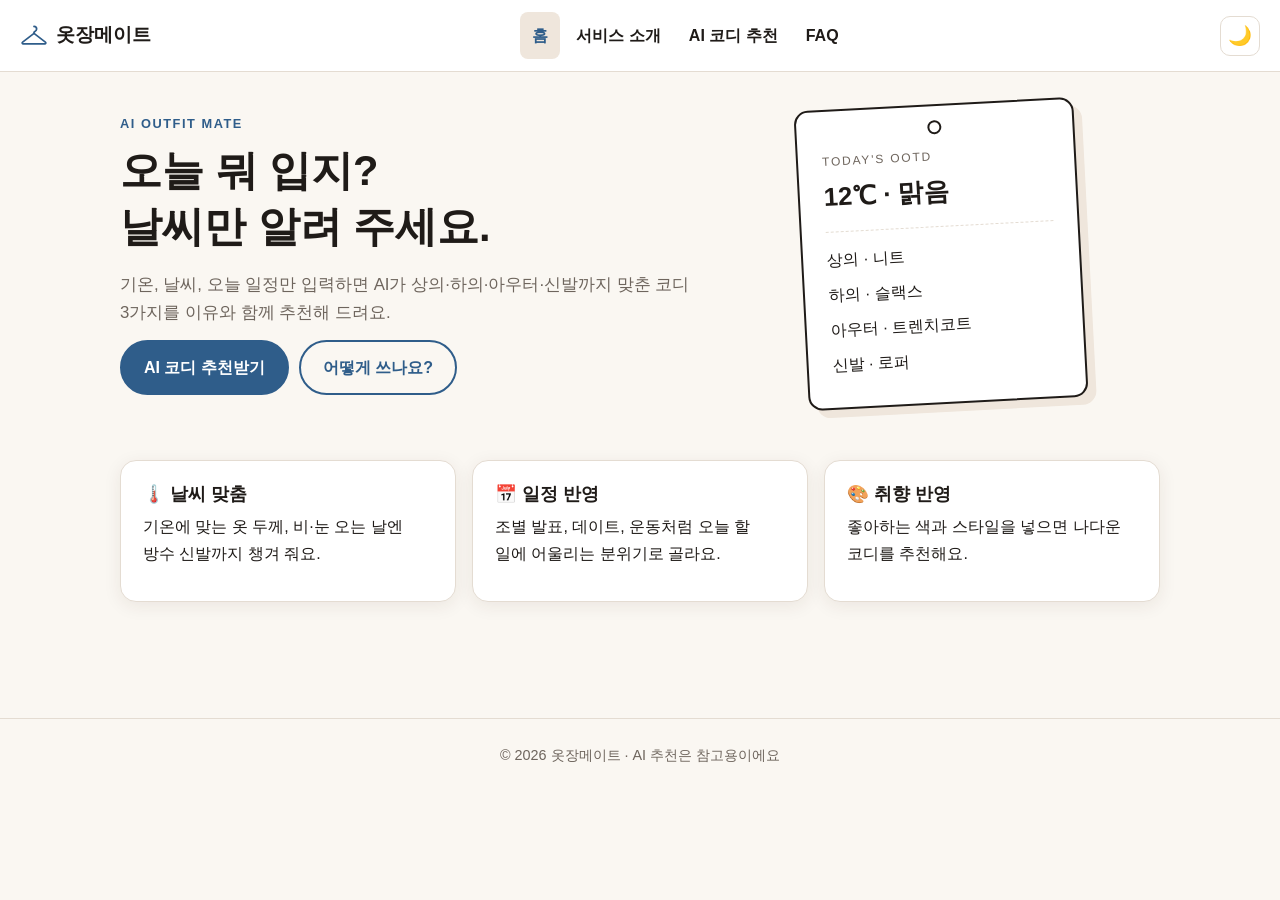
<file: index.html>
<!DOCTYPE html>
<html lang="ko">
<head>
  <meta charset="UTF-8">
  <meta name="viewport" content="width=device-width, initial-scale=1.0">
  <title>옷장메이트 | 오늘 뭐 입지?</title>
  <meta name="description" content="기온과 날씨, 일정을 입력하면 AI가 오늘의 코디 3가지를 추천해 주는 서비스">
  <link rel="icon" href="images/favicon.svg" type="image/svg+xml">
  <link rel="stylesheet" href="css/style.css">
</head>
<body>
  <header class="site-header">
    <a href="index.html" class="logo"><img src="images/favicon.svg" alt="" width="28" height="28">옷장메이트</a>
    <div class="header-actions">
      <button class="theme-btn" type="button" aria-label="다크 모드 전환">🌙</button>
      <button class="menu-btn" type="button" aria-label="메뉴 열기" aria-expanded="false">≡</button>
    </div>
    <nav class="nav">
      <a href="index.html">홈</a>
      <a href="about.html">서비스 소개</a>
      <a href="stylist.html">AI 코디 추천</a>
      <a href="faq.html">FAQ</a>
    </nav>
  </header>

  <main>
    <section class="hero">
      <div class="hero-text">
        <p class="eyebrow">AI OUTFIT MATE</p>
        <h1>오늘 뭐 입지?<br>날씨만 알려 주세요.</h1>
        <p class="lead">기온, 날씨, 오늘 일정만 입력하면 AI가 상의·하의·아우터·신발까지 맞춘 코디 3가지를 이유와 함께 추천해 드려요.</p>
        <div class="hero-buttons">
          <a href="stylist.html" class="btn">AI 코디 추천받기</a>
          <a href="about.html" class="btn btn-line">어떻게 쓰나요?</a>
        </div>
      </div>
      <div class="hero-tag" aria-hidden="true">
        <span class="tag-hole"></span>
        <p class="tag-label">TODAY'S OOTD</p>
        <p class="tag-temp">12℃ · 맑음</p>
        <ul>
          <li>상의 · 니트</li>
          <li>하의 · 슬랙스</li>
          <li>아우터 · 트렌치코트</li>
          <li>신발 · 로퍼</li>
        </ul>
      </div>
    </section>

    <section class="features">
      <div class="card">
        <h3>🌡️ 날씨 맞춤</h3>
        <p>기온에 맞는 옷 두께, 비·눈 오는 날엔 방수 신발까지 챙겨 줘요.</p>
      </div>
      <div class="card">
        <h3>📅 일정 반영</h3>
        <p>조별 발표, 데이트, 운동처럼 오늘 할 일에 어울리는 분위기로 골라요.</p>
      </div>
      <div class="card">
        <h3>🎨 취향 반영</h3>
        <p>좋아하는 색과 스타일을 넣으면 나다운 코디를 추천해요.</p>
      </div>
    </section>
  </main>

  <footer class="site-footer">
    <p>© 2026 옷장메이트 · AI 추천은 참고용이에요</p>
  </footer>

  <script src="js/main.js"></script>
</body>
</html>
</file>
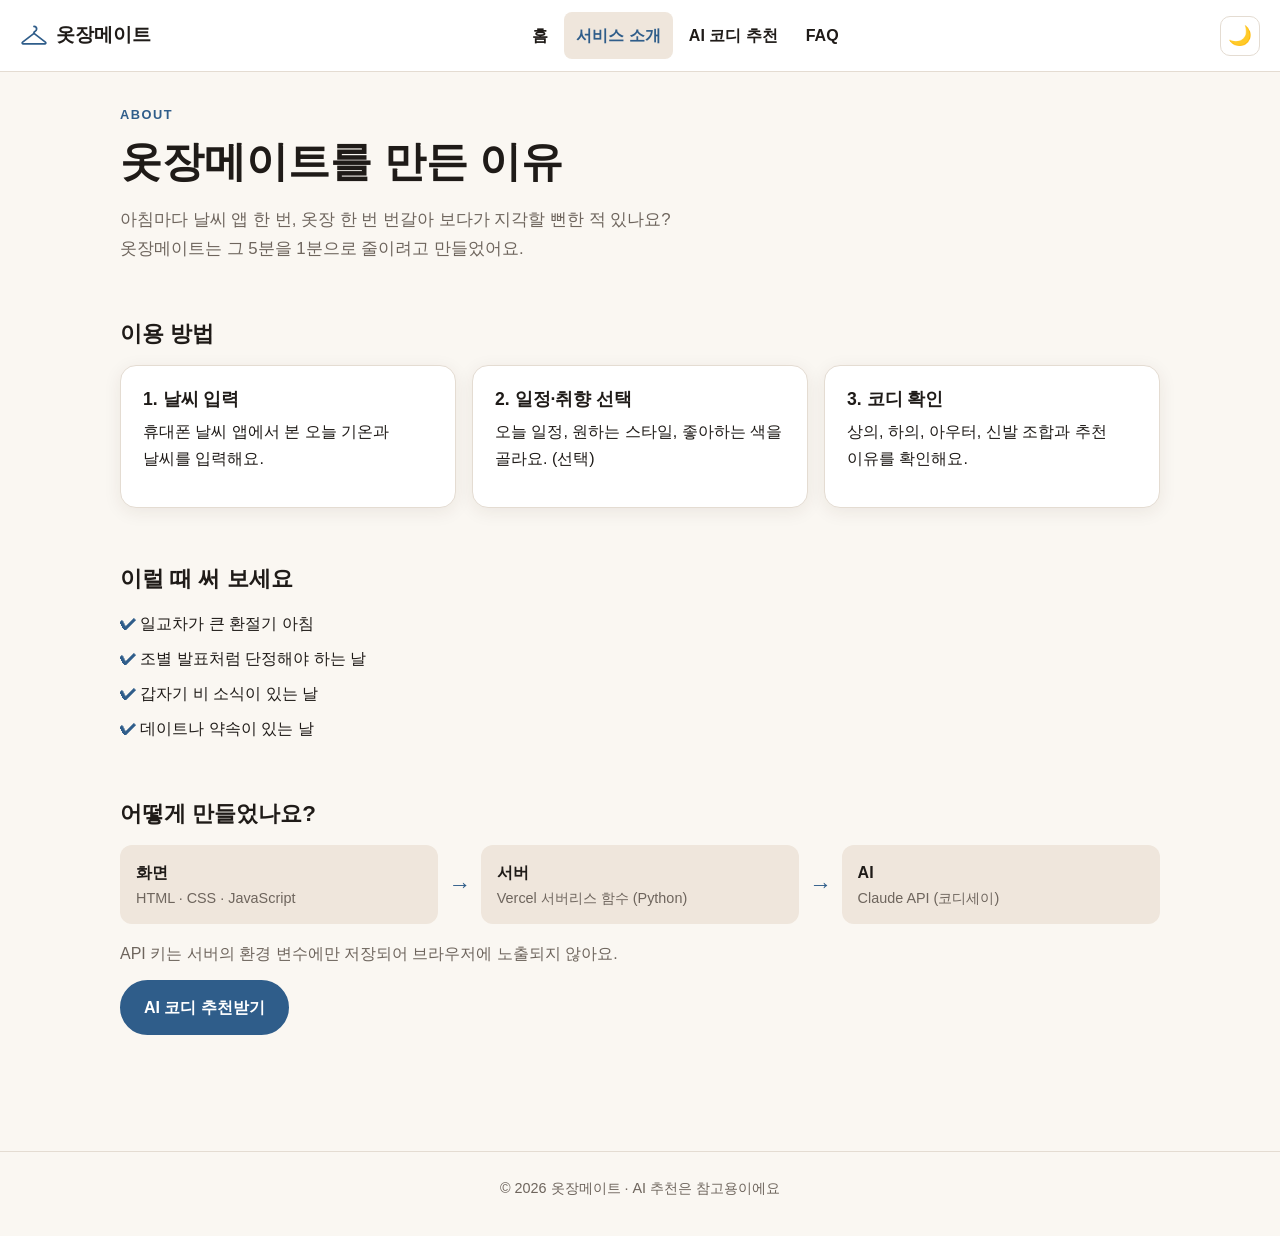
<file: about.html>
<!DOCTYPE html>
<html lang="ko">
<head>
  <meta charset="UTF-8">
  <meta name="viewport" content="width=device-width, initial-scale=1.0">
  <title>서비스 소개 | 옷장메이트</title>
  <link rel="icon" href="images/favicon.svg" type="image/svg+xml">
  <link rel="stylesheet" href="css/style.css">
</head>
<body>
  <header class="site-header">
    <a href="index.html" class="logo"><img src="images/favicon.svg" alt="" width="28" height="28">옷장메이트</a>
    <div class="header-actions">
      <button class="theme-btn" type="button" aria-label="다크 모드 전환">🌙</button>
      <button class="menu-btn" type="button" aria-label="메뉴 열기" aria-expanded="false">≡</button>
    </div>
    <nav class="nav">
      <a href="index.html">홈</a>
      <a href="about.html">서비스 소개</a>
      <a href="stylist.html">AI 코디 추천</a>
      <a href="faq.html">FAQ</a>
    </nav>
  </header>

  <main>
    <section>
      <p class="eyebrow">ABOUT</p>
      <h1>옷장메이트를 만든 이유</h1>
      <p class="lead">아침마다 날씨 앱 한 번, 옷장 한 번 번갈아 보다가 지각할 뻔한 적 있나요? 옷장메이트는 그 5분을 1분으로 줄이려고 만들었어요.</p>
    </section>

    <section>
      <h2>이용 방법</h2>
      <div class="features">
        <div class="card">
          <h3>1. 날씨 입력</h3>
          <p>휴대폰 날씨 앱에서 본 오늘 기온과 날씨를 입력해요.</p>
        </div>
        <div class="card">
          <h3>2. 일정·취향 선택</h3>
          <p>오늘 일정, 원하는 스타일, 좋아하는 색을 골라요. (선택)</p>
        </div>
        <div class="card">
          <h3>3. 코디 확인</h3>
          <p>상의, 하의, 아우터, 신발 조합과 추천 이유를 확인해요.</p>
        </div>
      </div>
    </section>

    <section>
      <h2>이럴 때 써 보세요</h2>
      <ul class="check-list">
        <li>일교차가 큰 환절기 아침</li>
        <li>조별 발표처럼 단정해야 하는 날</li>
        <li>갑자기 비 소식이 있는 날</li>
        <li>데이트나 약속이 있는 날</li>
      </ul>
    </section>

    <section>
      <h2>어떻게 만들었나요?</h2>
      <div class="flow">
        <div class="flow-step"><strong>화면</strong><span>HTML · CSS · JavaScript</span></div>
        <div class="flow-arrow" aria-hidden="true">→</div>
        <div class="flow-step"><strong>서버</strong><span>Vercel 서버리스 함수 (Python)</span></div>
        <div class="flow-arrow" aria-hidden="true">→</div>
        <div class="flow-step"><strong>AI</strong><span>Claude API (코디세이)</span></div>
      </div>
      <p class="muted">API 키는 서버의 환경 변수에만 저장되어 브라우저에 노출되지 않아요.</p>
      <a href="stylist.html" class="btn">AI 코디 추천받기</a>
    </section>
  </main>

  <footer class="site-footer">
    <p>© 2026 옷장메이트 · AI 추천은 참고용이에요</p>
  </footer>

  <script src="js/main.js"></script>
</body>
</html>
</file>
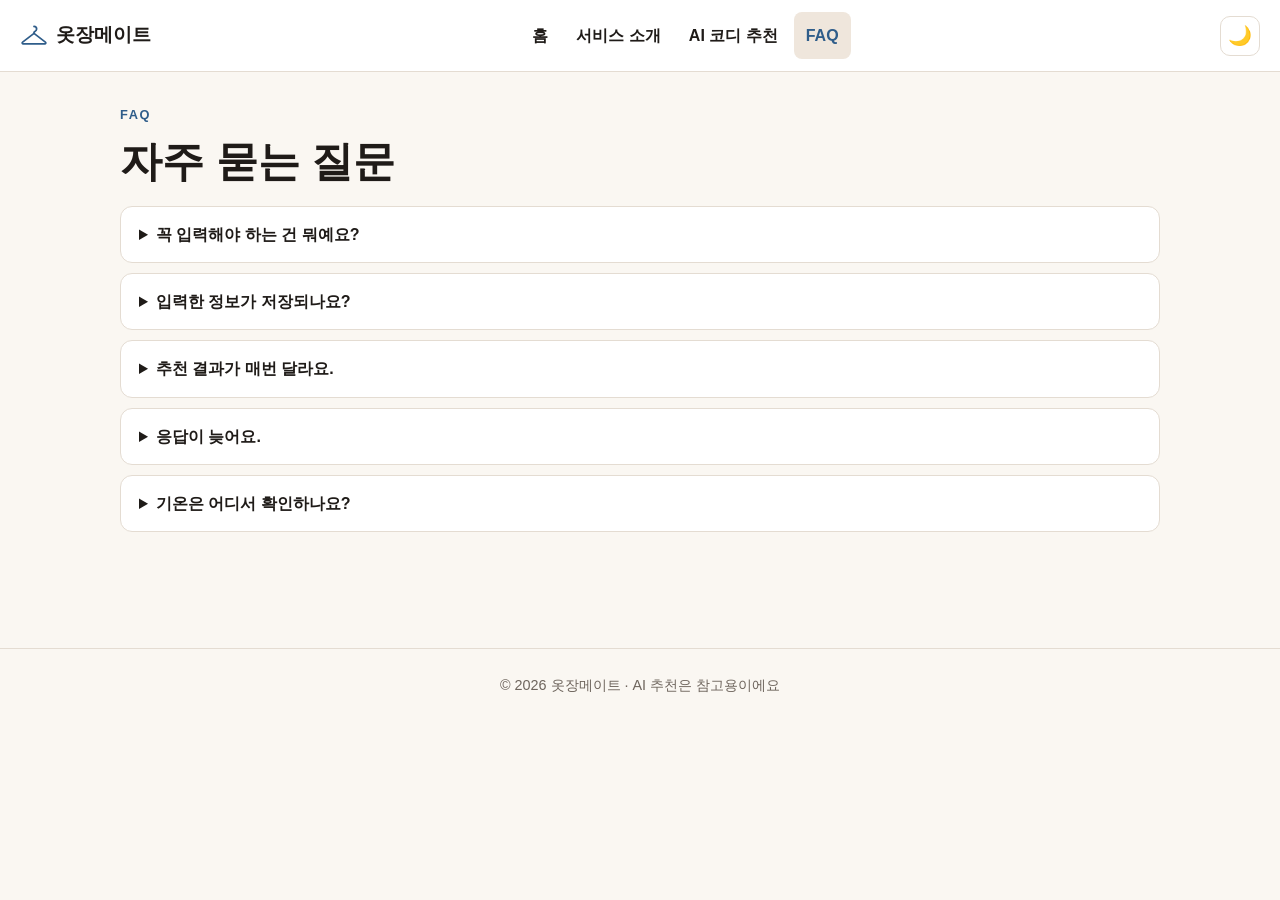
<file: faq.html>
<!DOCTYPE html>
<html lang="ko">
<head>
  <meta charset="UTF-8">
  <meta name="viewport" content="width=device-width, initial-scale=1.0">
  <title>FAQ | 옷장메이트</title>
  <link rel="icon" href="images/favicon.svg" type="image/svg+xml">
  <link rel="stylesheet" href="css/style.css">
</head>
<body>
  <header class="site-header">
    <a href="index.html" class="logo"><img src="images/favicon.svg" alt="" width="28" height="28">옷장메이트</a>
    <div class="header-actions">
      <button class="theme-btn" type="button" aria-label="다크 모드 전환">🌙</button>
      <button class="menu-btn" type="button" aria-label="메뉴 열기" aria-expanded="false">≡</button>
    </div>
    <nav class="nav">
      <a href="index.html">홈</a>
      <a href="about.html">서비스 소개</a>
      <a href="stylist.html">AI 코디 추천</a>
      <a href="faq.html">FAQ</a>
    </nav>
  </header>

  <main>
    <section class="faq">
      <p class="eyebrow">FAQ</p>
      <h1>자주 묻는 질문</h1>

      <details>
        <summary>꼭 입력해야 하는 건 뭐예요?</summary>
        <p>오늘 기온과 날씨 두 가지예요. 추천 페이지를 열면 오늘 날씨가 자동으로 채워지고, 직접 고칠 수도 있어요. 하나라도 비어 있으면 "필수값을 입력해 주세요" 안내가 나와요.</p>
      </details>

      <details>
        <summary>입력한 정보가 저장되나요?</summary>
        <p>서버에는 저장하지 않아요. 코디를 만들 때만 AI에 전달돼요. 최근 추천 기록은 지금 쓰는 브라우저에만 남고, "기록 지우기"로 바로 지울 수 있어요.</p>
      </details>

      <details>
        <summary>추천 결과가 매번 달라요.</summary>
        <p>AI는 같은 질문에도 조금씩 다른 답을 만들어요. 마음에 들 때까지 "다른 코디 보기"를 눌러 보세요.</p>
      </details>

      <details>
        <summary>응답이 늦어요.</summary>
        <p>AI 서버가 바쁘면 늦어질 수 있어요. 8초가 지나면 안내가 나오고, 30초가 넘으면 자동으로 멈춰요. 잠시 후 다시 시도해 주세요.</p>
      </details>

      <details>
        <summary>기온은 어디서 확인하나요?</summary>
        <p>추천 페이지에서 지역을 고르면 무료 날씨 서비스(Open-Meteo)에서 오늘 날씨를 자동으로 불러와요. 안 불러와지면 날씨 앱에서 확인해 숫자만 입력하면 돼요.</p>
      </details>
    </section>
  </main>

  <footer class="site-footer">
    <p>© 2026 옷장메이트 · AI 추천은 참고용이에요</p>
  </footer>

  <script src="js/main.js"></script>
</body>
</html>
</file>
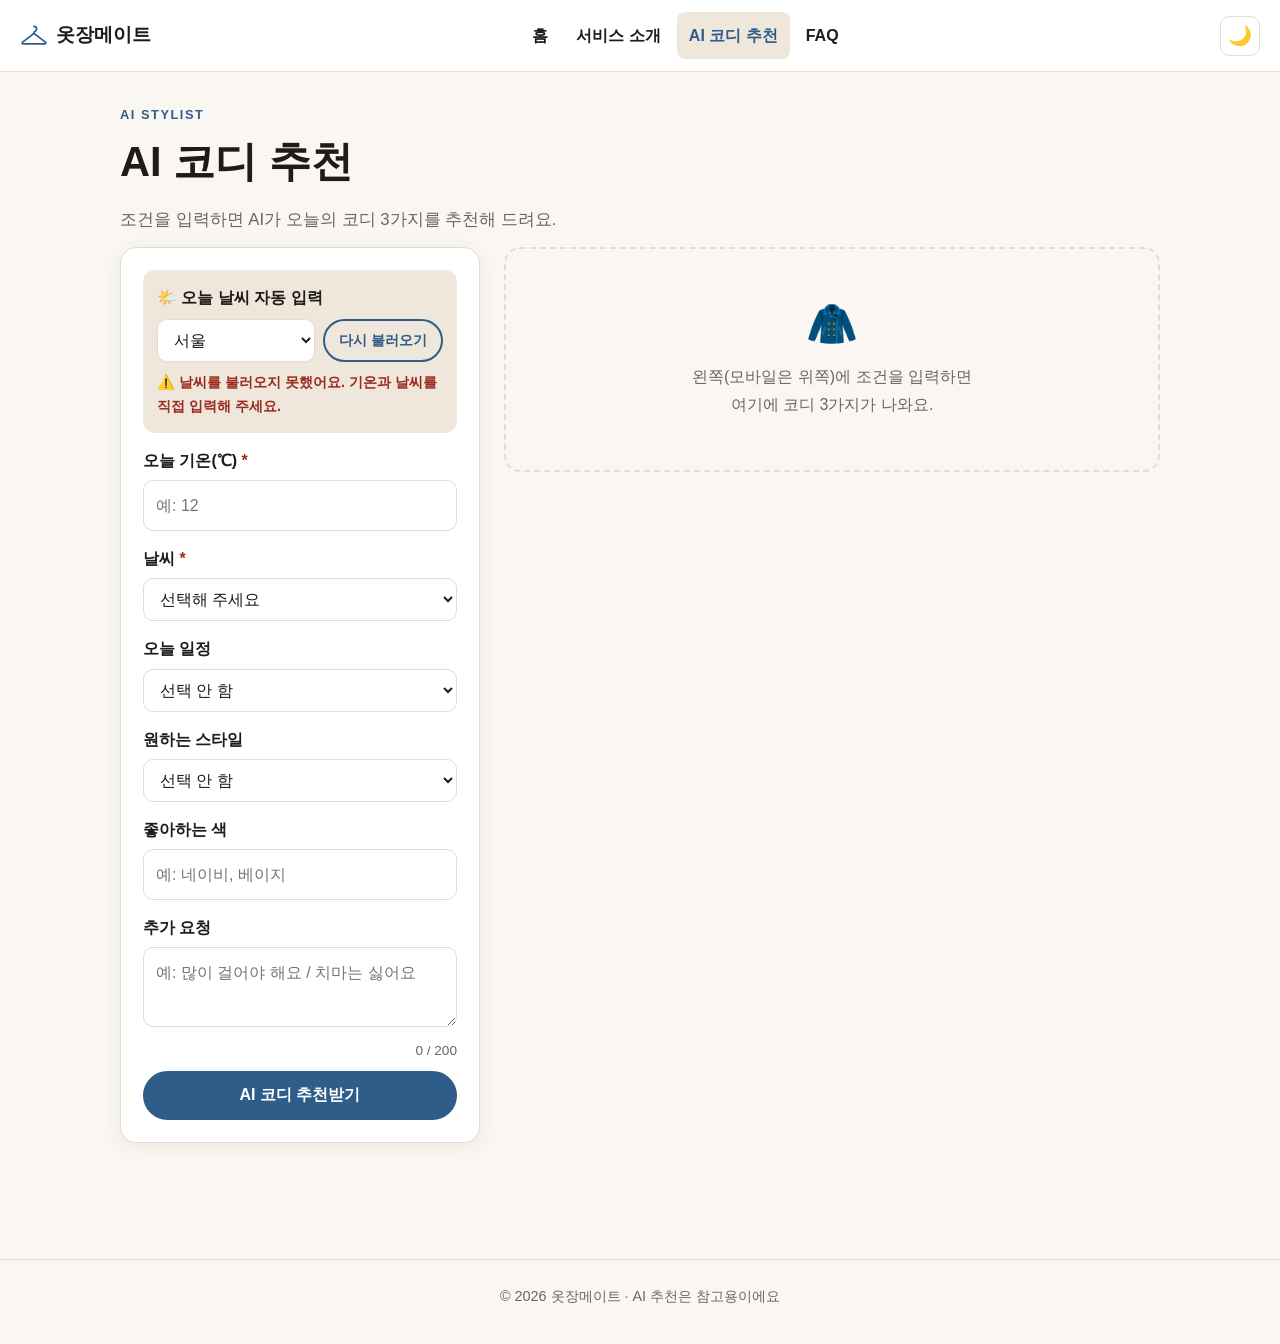
<file: stylist.html>
<!DOCTYPE html>
<html lang="ko">
<head>
  <meta charset="UTF-8">
  <meta name="viewport" content="width=device-width, initial-scale=1.0">
  <title>AI 코디 추천 | 옷장메이트</title>
  <link rel="icon" href="images/favicon.svg" type="image/svg+xml">
  <link rel="stylesheet" href="css/style.css">
</head>
<body>
  <header class="site-header">
    <a href="index.html" class="logo"><img src="images/favicon.svg" alt="" width="28" height="28">옷장메이트</a>
    <div class="header-actions">
      <button class="theme-btn" type="button" aria-label="다크 모드 전환">🌙</button>
      <button class="menu-btn" type="button" aria-label="메뉴 열기" aria-expanded="false">≡</button>
    </div>
    <nav class="nav">
      <a href="index.html">홈</a>
      <a href="about.html">서비스 소개</a>
      <a href="stylist.html">AI 코디 추천</a>
      <a href="faq.html">FAQ</a>
    </nav>
  </header>

  <main>
    <section>
      <p class="eyebrow">AI STYLIST</p>
      <h1>AI 코디 추천</h1>
      <p class="lead">조건을 입력하면 AI가 오늘의 코디 3가지를 추천해 드려요.</p>

      <div class="stylist-layout">
        <!-- 입력 폼 -->
        <form id="stylist-form" class="card" novalidate>
          <!-- 안내 메시지 (빈 입력 / 오류 / 지연) -->
          <p id="message" class="message" role="status" aria-live="polite" hidden></p>

          <!-- 오늘 날씨 자동 입력 (Open-Meteo 무료 날씨 API) -->
          <div class="weather-box">
            <p class="weather-title">🌤️ 오늘 날씨 자동 입력</p>
            <div class="weather-row">
              <select id="city" aria-label="지역 선택">
                <option value="seoul">서울</option>
                <option value="incheon">인천</option>
                <option value="suwon">수원</option>
                <option value="daejeon">대전</option>
                <option value="daegu">대구</option>
                <option value="gwangju">광주</option>
                <option value="busan">부산</option>
                <option value="ulsan">울산</option>
                <option value="changwon">창원</option>
                <option value="jinju">진주</option>
                <option value="jeju">제주</option>
                <option value="here">📍 내 위치</option>
              </select>
              <button type="button" id="weather-btn" class="btn btn-line btn-small">다시 불러오기</button>
            </div>
            <p id="weather-status" class="weather-status">오늘 날씨를 불러오는 중…</p>
          </div>

          <label for="temperature">오늘 기온(℃) <span class="required">*</span></label>
          <input type="number" id="temperature" placeholder="예: 12" min="-30" max="45" step="1">

          <label for="weather">날씨 <span class="required">*</span></label>
          <select id="weather">
            <option value="">선택해 주세요</option>
            <option>맑음</option>
            <option>흐림</option>
            <option>비</option>
            <option>눈</option>
            <option>바람 강함</option>
            <option>미세먼지</option>
          </select>

          <label for="schedule">오늘 일정</label>
          <select id="schedule">
            <option value="">선택 안 함</option>
            <option>등교</option>
            <option>조별 발표</option>
            <option>데이트</option>
            <option>운동</option>
            <option>여행</option>
            <option>알바</option>
          </select>

          <label for="style">원하는 스타일</label>
          <select id="style">
            <option value="">선택 안 함</option>
            <option>캐주얼</option>
            <option>미니멀</option>
            <option>스트릿</option>
            <option>단정한</option>
            <option>러블리</option>
          </select>

          <label for="color">좋아하는 색</label>
          <input type="text" id="color" placeholder="예: 네이비, 베이지" maxlength="20">

          <label for="request">추가 요청</label>
          <textarea id="request" placeholder="예: 많이 걸어야 해요 / 치마는 싫어요" maxlength="300"></textarea>
          <p id="counter" class="counter">0 / 200</p>

          <button type="submit" id="submit-btn" class="btn btn-full">AI 코디 추천받기</button>
        </form>

        <!-- 결과 -->
        <div>
          <div id="loading" class="loading" hidden>
            <span class="spinner" aria-hidden="true"></span>
            <p>AI가 옷장을 뒤지는 중… 👕</p>
          </div>
          <div id="result" class="result">
            <div class="empty">
              <p class="empty-icon">🧥</p>
              <p>왼쪽(모바일은 위쪽)에 조건을 입력하면<br>여기에 코디 3가지가 나와요.</p>
            </div>
          </div>
        </div>
      </div>
    </section>

    <!-- 최근 추천 기록 (브라우저에만 저장) -->
    <section id="history-section" hidden>
      <div class="history-head">
        <h2>최근 추천 기록</h2>
        <button type="button" id="clear-history" class="btn btn-line btn-small">기록 지우기</button>
      </div>
      <ul id="history" class="history"></ul>
    </section>
  </main>

  <footer class="site-footer">
    <p>© 2026 옷장메이트 · AI 추천은 참고용이에요</p>
  </footer>

  <script src="js/main.js"></script>
  <script src="js/stylist.js"></script>
</body>
</html>
</file>
<file: css/style.css>
/* ===========================
   1. 색상 변수 (라이트 / 다크)
   =========================== */
:root {
  --bg: #faf7f2;        /* 배경: 옷장 속 리넨 색 */
  --surface: #ffffff;   /* 카드 배경 */
  --ink: #1f1b18;       /* 글자 */
  --muted: #6e655d;     /* 흐린 글자 */
  --line: #e4dcd2;      /* 테두리 */
  --accent: #2f5d8a;    /* 포인트: 데님 네이비 */
  --accent-ink: #ffffff;
  --soft: #efe6dc;      /* 연한 강조 배경 */
  --error-bg: #fdecea;
  --error-ink: #9b2c1f;
  --wait-bg: #fff4d6;
  --wait-ink: #7a5200;
  --shadow: 0 4px 18px rgba(60, 40, 20, 0.08);
}

/* 다크 모드: 버튼으로 고른 값(data-theme)이 있으면 그걸 우선 */
@media (prefers-color-scheme: dark) {
  :root:not([data-theme="light"]) {
    --bg: #171513; --surface: #221f1c; --ink: #f2ece6; --muted: #b3a89d;
    --line: #3a3430; --accent: #7fb0e0; --accent-ink: #10202f; --soft: #2c2723;
    --error-bg: #3d1d18; --error-ink: #ffb4a8; --wait-bg: #3a2e12; --wait-ink: #ffd88a;
    --shadow: 0 4px 18px rgba(0, 0, 0, 0.35);
  }
}
:root[data-theme="dark"] {
  --bg: #171513; --surface: #221f1c; --ink: #f2ece6; --muted: #b3a89d;
  --line: #3a3430; --accent: #7fb0e0; --accent-ink: #10202f; --soft: #2c2723;
  --error-bg: #3d1d18; --error-ink: #ffb4a8; --wait-bg: #3a2e12; --wait-ink: #ffd88a;
  --shadow: 0 4px 18px rgba(0, 0, 0, 0.35);
}

/* ===========================
   2. 기본 설정
   =========================== */
* {
  box-sizing: border-box;
  margin: 0;
  padding: 0;
}

body {
  font-family: "Apple SD Gothic Neo", "Malgun Gothic", "Noto Sans KR", sans-serif;
  background: var(--bg);
  color: var(--ink);
  line-height: 1.7;
  transition: background 0.2s, color 0.2s;
}

img { max-width: 100%; }

/* hidden 속성이 붙은 요소는 무조건 숨김 (display:flex 같은 설정보다 우선) */
[hidden] { display: none !important; }

h1, h2, h3 { line-height: 1.35; word-break: keep-all; }
h1 { font-size: 1.9rem; margin-bottom: 16px; }
h2 { font-size: 1.4rem; margin-bottom: 16px; }
h3 { font-size: 1.1rem; margin-bottom: 6px; }
p  { margin-bottom: 12px; word-break: keep-all; }

.eyebrow { color: var(--accent); font-weight: 700; font-size: 0.8rem; letter-spacing: 0.12em; margin-bottom: 8px; }
.lead { color: var(--muted); font-size: 1.05rem; max-width: 640px; }
.muted { color: var(--muted); }

/* ===========================
   3. 헤더와 메뉴
   =========================== */
.site-header {
  position: sticky;
  top: 0;
  z-index: 10;
  display: flex;
  flex-wrap: wrap;
  align-items: center;
  justify-content: space-between;
  padding: 12px 20px;
  background: var(--surface);
  border-bottom: 1px solid var(--line);
}

.logo {
  display: flex;
  align-items: center;
  gap: 8px;
  font-size: 1.2rem;
  font-weight: 800;
  color: var(--ink);
  text-decoration: none;
}

.header-actions { display: flex; gap: 6px; }

.menu-btn, .theme-btn {
  width: 40px;
  height: 40px;
  border: 1px solid var(--line);
  border-radius: 10px;
  background: var(--surface);
  color: var(--ink);
  font-size: 1.2rem;
  cursor: pointer;
}

/* 휴대폰: 메뉴는 숨겨 두고 ≡ 버튼으로 열기 */
.nav {
  display: none;
  width: 100%;
  flex-direction: column;
  padding-top: 10px;
}
.nav.open { display: flex; }

.nav a {
  padding: 10px 12px;
  border-radius: 8px;
  color: var(--ink);
  text-decoration: none;
  font-weight: 600;
}
.nav a:hover { background: var(--soft); }
.nav a.active { background: var(--soft); color: var(--accent); }

/* 태블릿·PC(768px 이상): 메뉴를 가로로 펼침 */
@media (min-width: 768px) {
  .menu-btn { display: none; }
  .nav {
    display: flex;
    flex-direction: row;
    width: auto;
    padding-top: 0;
    gap: 4px;
  }
  .header-actions { order: 3; }
}

/* ===========================
   4. 본문 공통
   =========================== */
main {
  max-width: 1080px;
  margin: 0 auto;
  padding: 32px 20px 60px;
}
main > section { margin-bottom: 56px; }

.card {
  background: var(--surface);
  border: 1px solid var(--line);
  border-radius: 16px;
  padding: 22px;
  box-shadow: var(--shadow);
}

.btn {
  display: inline-block;
  padding: 12px 22px;
  border: 2px solid var(--accent);
  border-radius: 999px;
  background: var(--accent);
  color: var(--accent-ink);
  font-size: 1rem;
  font-weight: 700;
  text-decoration: none;
  cursor: pointer;
  transition: transform 0.15s, opacity 0.15s;
}
.btn:hover { transform: translateY(-2px); }
.btn:active { transform: scale(0.97); }
.btn:disabled { opacity: 0.5; cursor: not-allowed; transform: none; }
.btn-line { background: transparent; color: var(--accent); }
.btn-full { width: 100%; margin-top: 8px; }
.btn-small { padding: 6px 14px; font-size: 0.9rem; }

a:focus-visible, button:focus-visible, input:focus-visible, select:focus-visible, textarea:focus-visible {
  outline: 3px solid var(--accent);
  outline-offset: 2px;
}

/* ===========================
   5. 홈
   =========================== */
.hero {
  display: grid;
  gap: 32px;
  align-items: center;
}
.hero-buttons { display: flex; flex-wrap: wrap; gap: 10px; margin-top: 8px; }

/* 옷에 달린 가격표(택) 모양 카드 */
.hero-tag {
  position: relative;
  justify-self: center;
  width: min(280px, 100%);
  padding: 40px 24px 24px;
  background: var(--surface);
  border: 2px solid var(--ink);
  border-radius: 14px 14px 14px 14px;
  box-shadow: 8px 8px 0 var(--soft);
  transform: rotate(-3deg);
  animation: swing 4s ease-in-out infinite;
}
.tag-hole {
  position: absolute;
  top: 14px;
  left: 50%;
  width: 14px;
  height: 14px;
  margin-left: -7px;
  border: 2px solid var(--ink);
  border-radius: 50%;
}
.tag-label { font-size: 0.75rem; letter-spacing: 0.15em; color: var(--muted); margin-bottom: 4px; }
.tag-temp { font-size: 1.6rem; font-weight: 800; margin-bottom: 12px; }
.hero-tag ul { list-style: none; border-top: 1px dashed var(--line); padding-top: 10px; }
.hero-tag li { padding: 4px 0; }

@keyframes swing {
  50% { transform: rotate(2deg); }
}

.features {
  display: grid;
  gap: 16px;
}

@media (min-width: 768px) {
  h1 { font-size: 2.6rem; }
  .hero { grid-template-columns: 1.3fr 1fr; }
  .features { grid-template-columns: repeat(3, 1fr); }
}

/* ===========================
   6. 서비스 소개 / FAQ
   =========================== */
.check-list { list-style: none; display: grid; gap: 8px; }
.check-list li::before { content: "✔ "; color: var(--accent); font-weight: 700; }

.flow { display: flex; flex-wrap: wrap; align-items: center; gap: 10px; margin-bottom: 16px; }
.flow-step {
  flex: 1 1 160px;
  display: flex;
  flex-direction: column;
  padding: 14px 16px;
  background: var(--soft);
  border-radius: 12px;
}
.flow-step span { color: var(--muted); font-size: 0.9rem; }
.flow-arrow { color: var(--accent); font-size: 1.4rem; font-weight: 700; }

.faq details {
  background: var(--surface);
  border: 1px solid var(--line);
  border-radius: 12px;
  padding: 0 18px;
  margin-bottom: 10px;
}
.faq summary { cursor: pointer; font-weight: 700; padding: 14px 0; }
.faq details p { color: var(--muted); }

/* ===========================
   7. AI 코디 추천
   =========================== */
.stylist-layout { display: grid; gap: 24px; }

@media (min-width: 900px) {
  .stylist-layout { grid-template-columns: 360px 1fr; align-items: start; }
}

#stylist-form label { display: block; font-weight: 700; margin: 14px 0 6px; }

/* 오늘 날씨 자동 입력 상자 */
.weather-box {
  padding: 14px;
  margin-bottom: 6px;
  background: var(--soft);
  border-radius: 12px;
}
.weather-title { font-weight: 700; margin-bottom: 8px; }
.weather-row { display: flex; gap: 8px; }
.weather-row select { flex: 1; min-width: 0; }
.weather-row .btn { flex: none; white-space: nowrap; }
.weather-status { font-size: 0.9rem; color: var(--muted); margin: 8px 0 0; }
.weather-status.ok { color: var(--accent); font-weight: 600; }
.weather-status.fail { color: var(--error-ink); font-weight: 600; }
.required { color: var(--error-ink); }

input, select, textarea {
  width: 100%;
  padding: 11px 12px;
  border: 1.5px solid var(--line);
  border-radius: 10px;
  background: var(--surface);
  color: var(--ink);
  font: inherit;
  font-size: 16px; /* 16px 미만이면 아이폰에서 입력할 때 화면이 확대됨 */
}
textarea { min-height: 80px; resize: vertical; }
.invalid { border-color: var(--error-ink); }

.counter { text-align: right; font-size: 0.85rem; color: var(--muted); margin: 4px 0 0; }
.counter.over { color: var(--error-ink); font-weight: 700; }

/* 안내 메시지 */
.message { padding: 12px 14px; border-radius: 10px; font-weight: 600; margin-bottom: 14px; }
.message.error { background: var(--error-bg); color: var(--error-ink); }
.message.wait { background: var(--wait-bg); color: var(--wait-ink); }

/* 로딩 */
.loading { display: flex; align-items: center; gap: 12px; padding: 18px; color: var(--muted); }
.loading p { margin: 0; }
.spinner {
  width: 26px;
  height: 26px;
  border: 3px solid var(--line);
  border-top-color: var(--accent);
  border-radius: 50%;
  animation: spin 0.8s linear infinite;
}
@keyframes spin { to { transform: rotate(360deg); } }

/* 결과 */
.empty { text-align: center; color: var(--muted); padding: 40px 16px; border: 2px dashed var(--line); border-radius: 16px; }
.empty-icon { font-size: 2.6rem; margin-bottom: 4px; }
.summary { font-size: 1.1rem; font-weight: 700; margin-bottom: 14px; }

.outfits { display: grid; gap: 14px; }
@media (min-width: 1000px) {
  .outfits { grid-template-columns: repeat(3, 1fr); }
}

.outfit {
  animation: pop 0.35s ease both;
}
.outfit:nth-child(2) { animation-delay: 0.08s; }
.outfit:nth-child(3) { animation-delay: 0.16s; }
@keyframes pop { from { opacity: 0; transform: translateY(10px); } }

.outfit .look { font-size: 0.75rem; letter-spacing: 0.15em; color: var(--accent); font-weight: 800; margin-bottom: 2px; }
.outfit dl { display: grid; grid-template-columns: auto 1fr; gap: 4px 12px; margin: 10px 0; padding: 10px 0; border-top: 1px dashed var(--line); border-bottom: 1px dashed var(--line); }
.outfit dt { color: var(--muted); font-size: 0.9rem; }
.outfit dd { font-weight: 600; }
.outfit .reason { font-size: 0.95rem; margin: 0; }

.tip { margin-top: 14px; padding: 12px 14px; background: var(--soft); border-radius: 10px; }
.result-actions { display: flex; flex-wrap: wrap; gap: 10px; margin-top: 14px; }

/* 최근 기록 */
.history-head { display: flex; justify-content: space-between; align-items: center; gap: 10px; margin-bottom: 12px; }
.history-head h2 { margin: 0; }
.history { list-style: none; display: grid; gap: 8px; }
.history li {
  display: flex;
  flex-wrap: wrap;
  justify-content: space-between;
  gap: 4px 12px;
  padding: 12px 16px;
  background: var(--surface);
  border: 1px solid var(--line);
  border-radius: 12px;
}
.history time { color: var(--muted); font-size: 0.85rem; }

/* ===========================
   8. 푸터
   =========================== */
.site-footer {
  border-top: 1px solid var(--line);
  padding: 24px 20px;
  text-align: center;
  color: var(--muted);
  font-size: 0.9rem;
}

/* 움직임 줄이기 설정을 켠 사용자 배려 */
@media (prefers-reduced-motion: reduce) {
  * { animation: none !important; transition: none !important; }
}
</file>
